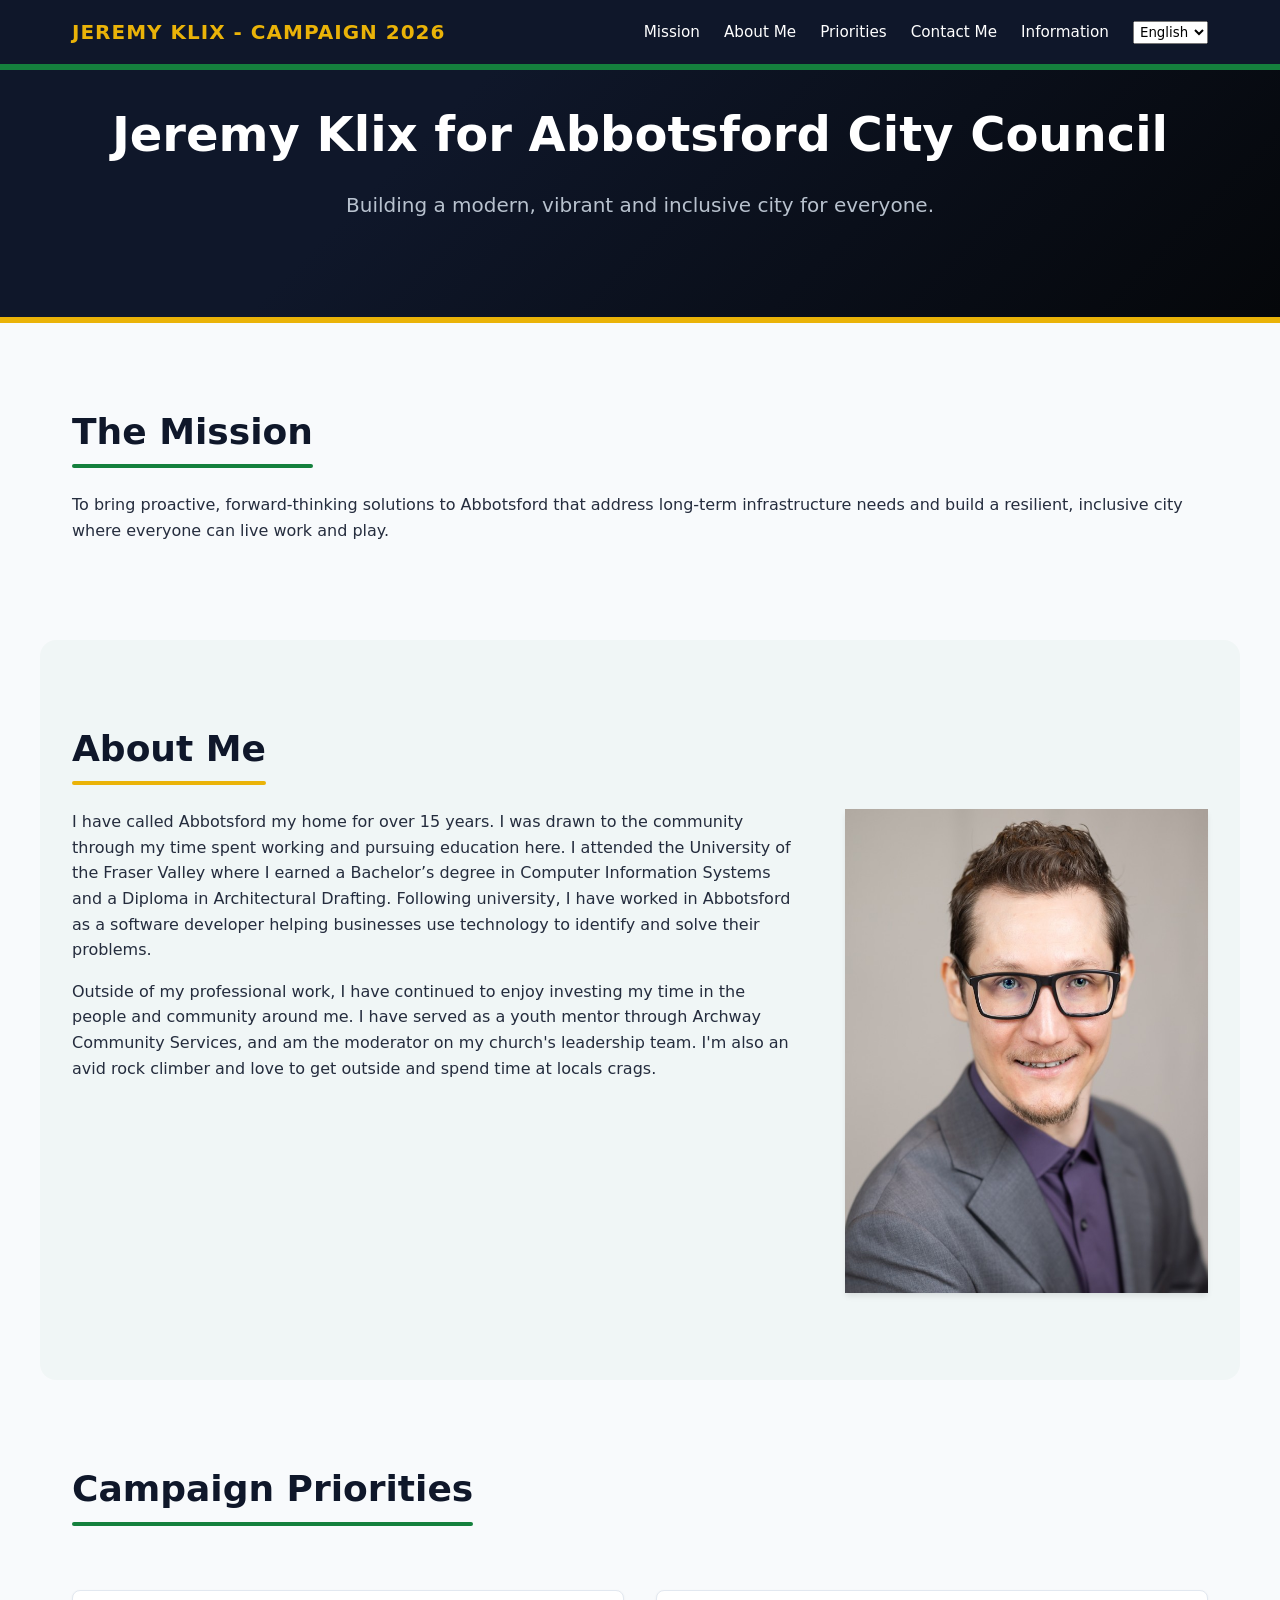
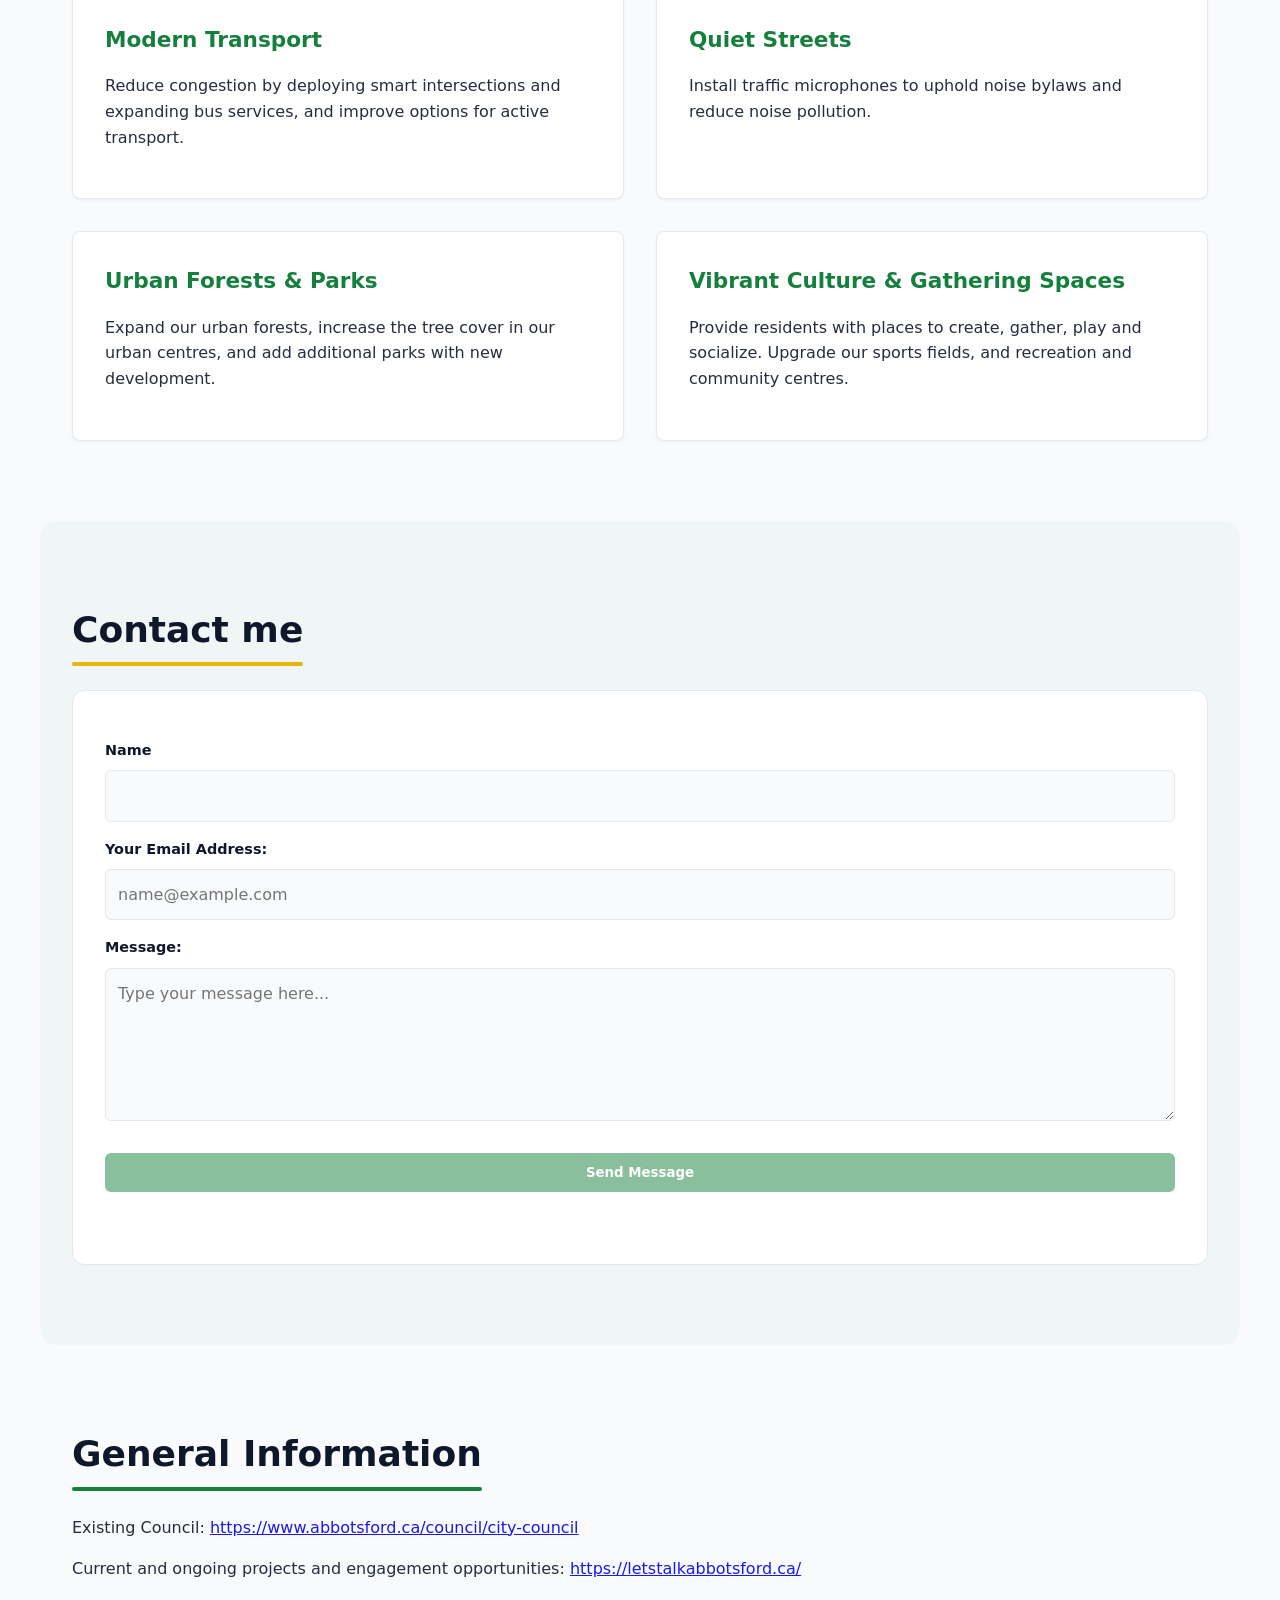
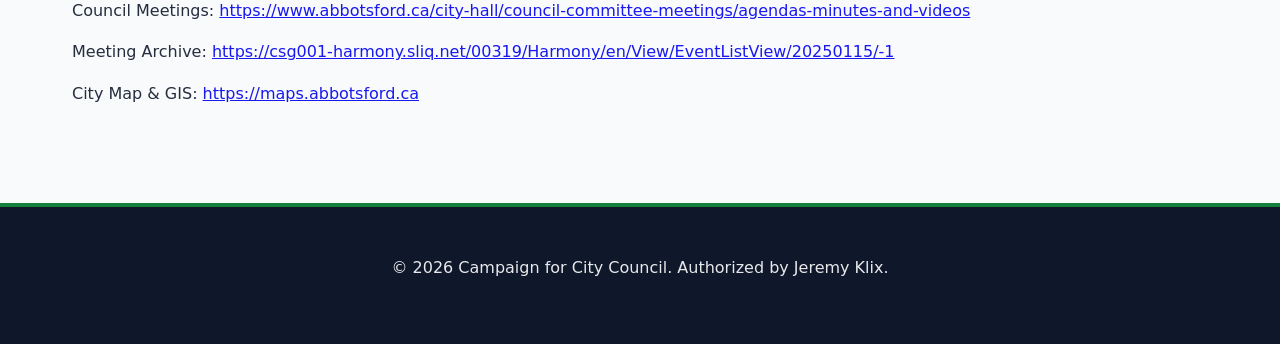
<file: index.html>
<!DOCTYPE html>
<html lang="en">
<head>
    <meta charset="UTF-8">
    <meta name="viewport" content="width=device-width, initial-scale=1.0">
    <title>Jeremy Klix for Abbotsford City Council</title>


    <!-- Language alternates -->
    <link rel="alternate" hreflang="en" href="https://jeremyklix.ca" />
    <link rel="alternate" hreflang="x-default" href="http://jeremyklix.ca" />

    <script>
        // 1. Get the primary language browser setting (e.g., "en-US" becomes "en")
        const userLang = navigator.language || navigator.userLanguage;
        const shortLang = userLang.toLowerCase().split('-')[0];

        // 2. Define your supported languages and their target folders
        const supportedLanguages = {
            'en': '/en/'
        };

        // 3. Redirect to the matching language, or default to English
        const targetDestination = supportedLanguages[shortLang] || supportedLanguages['en'];
        window.location.replace(targetDestination);
    </script>
</head>
<body>
    <!-- Fallback content if JavaScript is disabled or slow -->
    <noscript>
        <ul>
            <li><a href="/en/">English</a></li>
        </ul>
    </noscript>
</body>
</html>
</file>
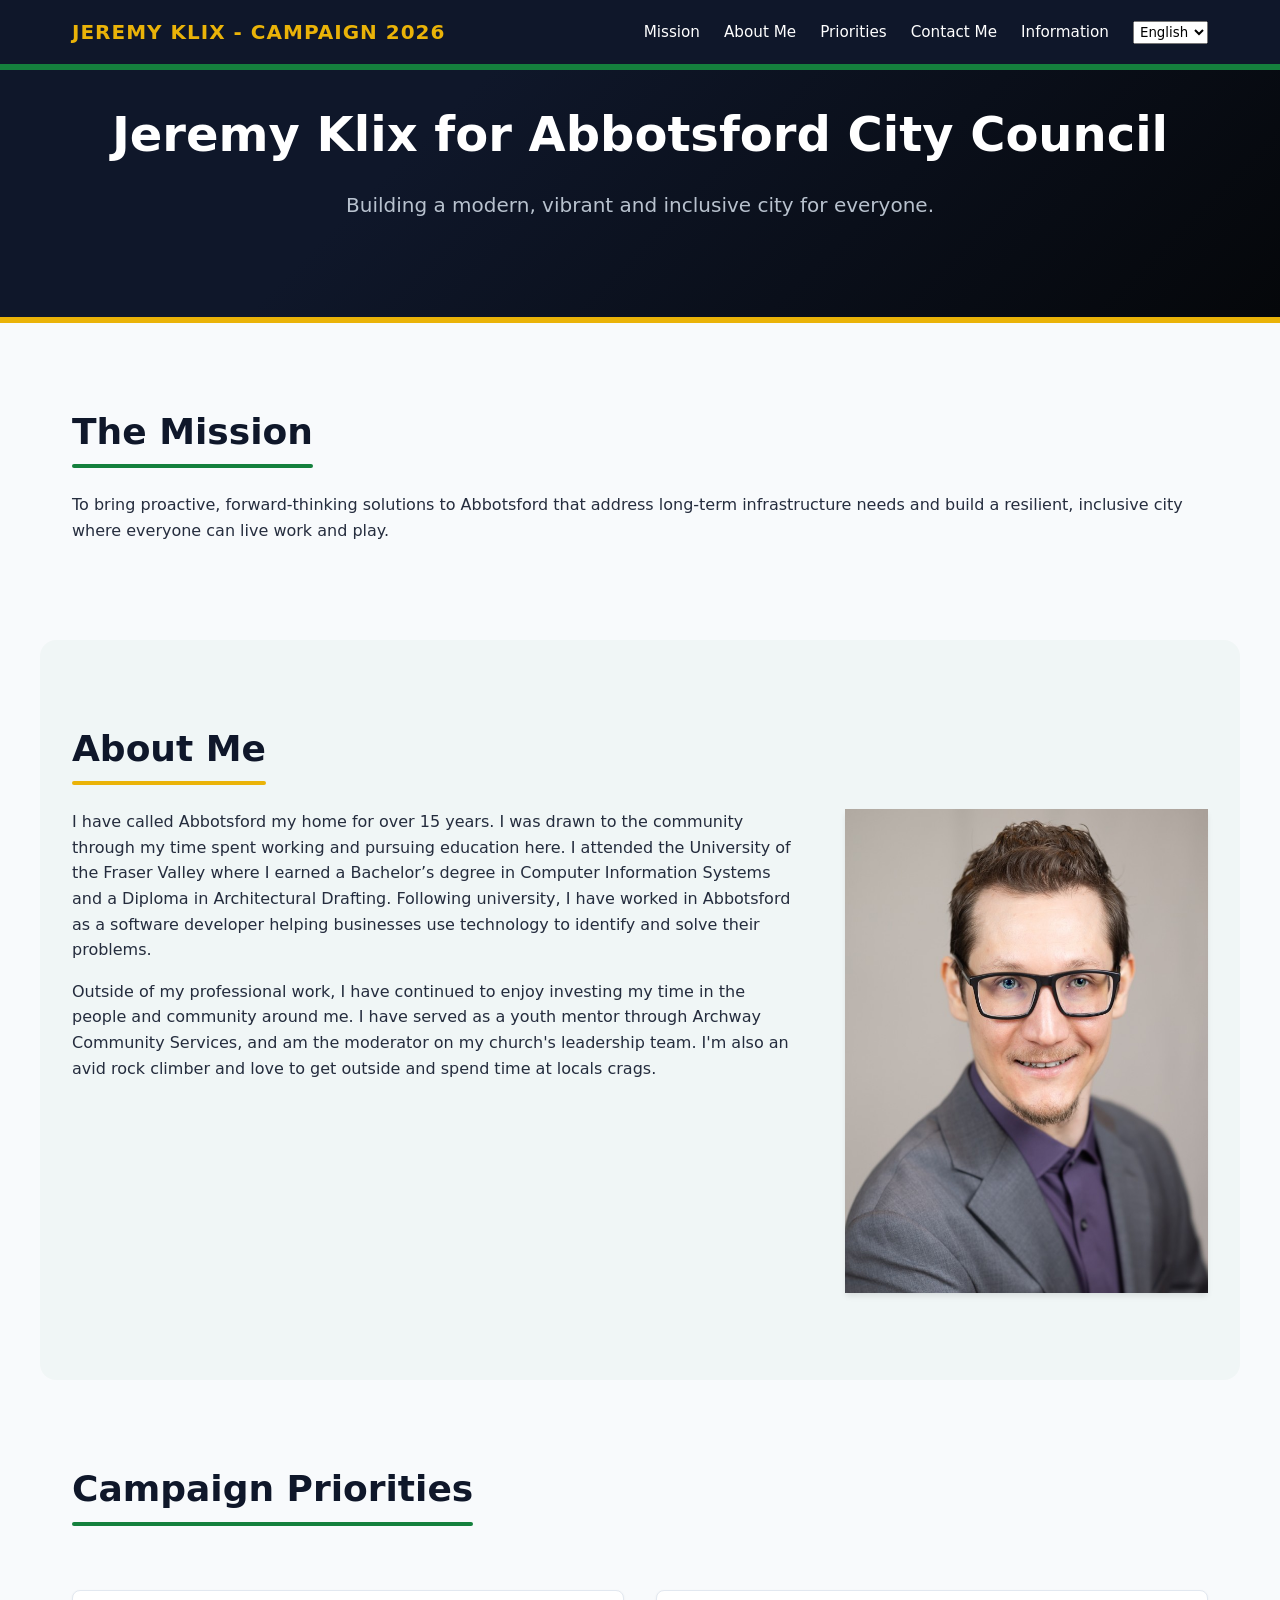
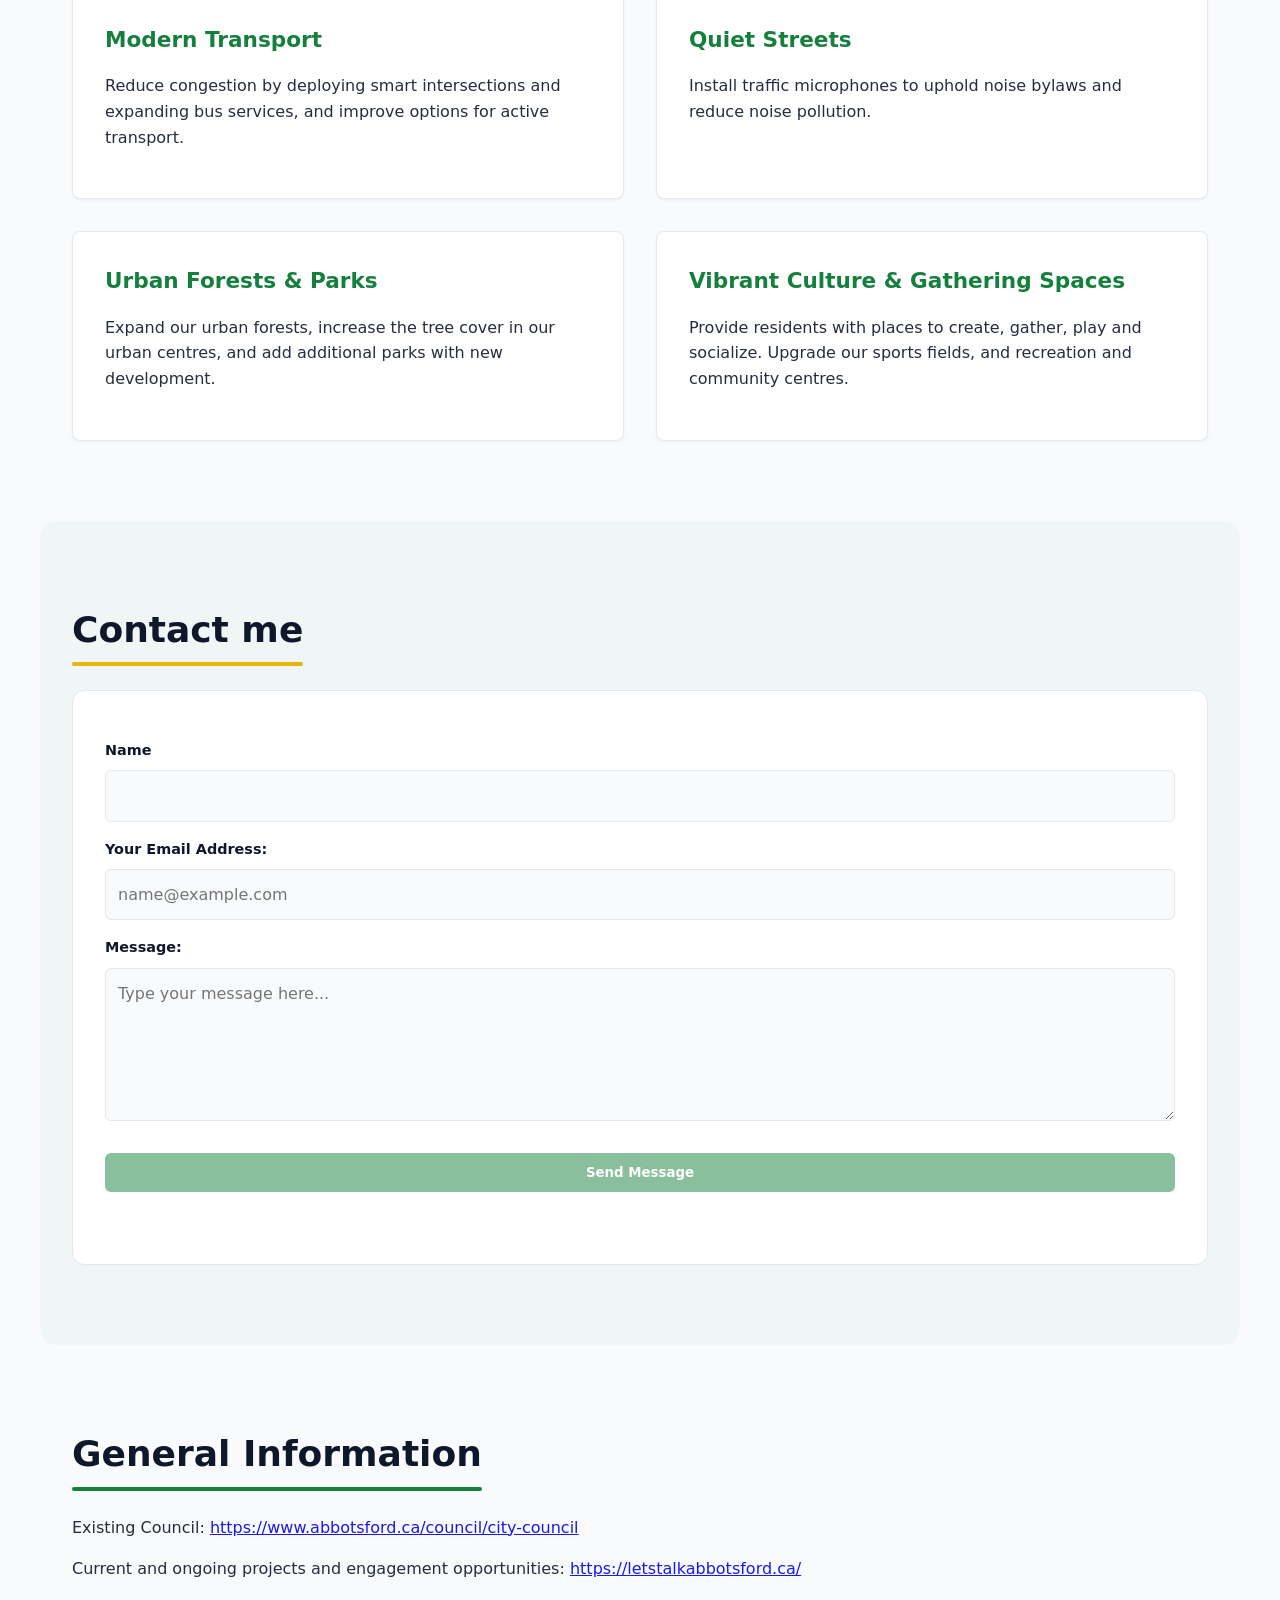
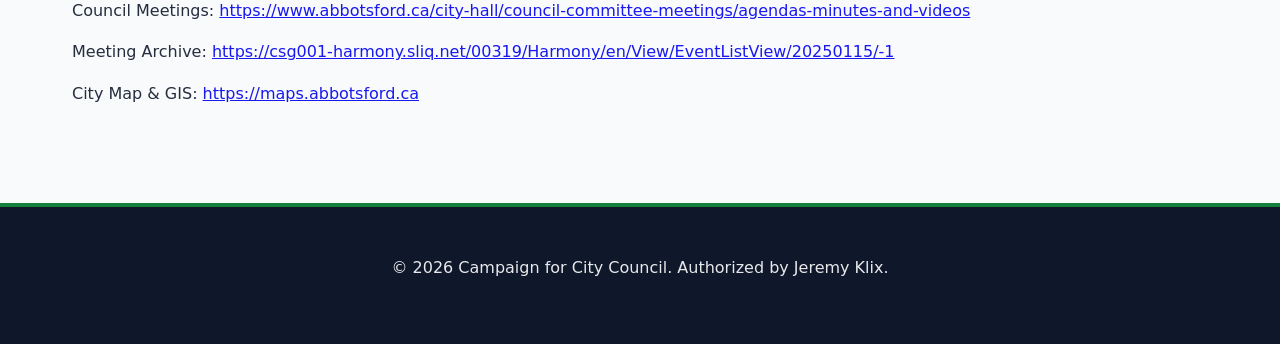
<file: en/index.html>
<!DOCTYPE html>
<html lang="en">
<head>
    <meta charset="UTF-8">
    <meta name="viewport" content="width=device-width, initial-scale=1.0">
    <title>Jeremy Klix for Abbotsford City Council</title>



    <!-- Language alternates -->
    <link rel="alternate" hreflang="x-default" href="https://jeremyklix.ca" />
    <link rel="alternate" hreflang="en" href="https://jeremyklix.ca" />
    <link rel="alternate" hreflang="pa" href="https://jeremyklix.ca" />
    <link rel="canonical" href="https://jeremyklix.ca" />

    <link rel="stylesheet" href="../css/main.css">

    <script src="../scripts/contact_form.js" defer></script>
    <script src="../scripts/language-menu.js" defer></script>
</head>

<body>
    <header>
        <div class="nav">
            <div class="logo">Jeremy Klix - Campaign 2026</div>
            <nav>
                <ul>
                    <li><a href="#mission">Mission</a></li>
                    <li><a href="#about">About Me</a></li>
                    <li><a href="#priorities">Priorities</a></li>
                    <li><a href="#contact_me">Contact Me</a></li>
                    <li><a href="#information">Information</a></li>
                    <li>
                        <lang-selector></lang-selector>
                    </li>
                </ul>
            </nav>
        </div>
    </header>

    <div class="banner">
        <h1>Jeremy Klix for Abbotsford City Council</h1>
        <p>Building a modern, vibrant and inclusive city for everyone.</p>
    </div>

    <section id="mission">
        <h2 style="--accent: var(--accent-green);">The Mission</h2>
        <p>To bring proactive, forward-thinking solutions to Abbotsford that address long-term infrastructure needs and build a resilient, inclusive city where everyone can live work and play.</p>
    </section>

    <section id="about">
        <h2 style="--accent: var(--accent-gold);">About Me</h2>
        <div style="display: flex; gap: 3rem; align-items: flex-start;">
            <div style="flex: 2;">
                <p>I have called Abbotsford my home for over 15 years. I was drawn to the community through my time spent working and pursuing education here. I attended the University of the Fraser Valley where I earned a Bachelor’s degree in Computer Information Systems and a Diploma in Architectural Drafting. Following university, I have worked in Abbotsford as a software developer helping businesses use technology to identify and solve their problems.
                </p>
                <p>Outside of my professional work, I have continued to enjoy investing my time in the people and community around me. I have served as a youth mentor through Archway Community Services, and am the moderator on my church's leadership team. I'm also an avid rock climber and love to get outside and spend time at locals crags.
                </p>
            </div>
            <div style="flex: 1;">
                <img src="../images/portrait.jpg" alt="Candidate Portrait" class="portrait" />
            </div>
        </div>
    </section>

    <section id="priorities">
        <h2 style="--accent: var(--accent-green);">Campaign Priorities</h2>
        <div class="priority-grid">
            <div class="card">
                <h3>Modern Transport</h3>
                <p>Reduce congestion by deploying smart intersections and expanding bus services, and improve options for active transport.</p>
            </div>
            <div class="card">
                <h3>Quiet Streets</h3>
                <p>Install traffic microphones to uphold noise bylaws and reduce noise pollution.</p>
            </div>
            <div class="card">
                <h3>Urban Forests &amp; Parks</h3>
                <p>Expand our urban forests, increase the tree cover in our urban centres, and add additional parks with new development.</p>
            </div>
            <div class="card">
                <h3>Vibrant Culture &amp; Gathering Spaces </h3>
                <p>Provide residents with places to create, gather, play and socialize. Upgrade our sports fields, and recreation and community centres.</p>
            </div>
        </div>
    </section>

    <section id="contact_me">
        <h2 style="--accent: var(--accent-gold);">Contact me</h2>
        <form action="https://formsubmit.co/ajax/a3d3dc4f66d6d4bf3a6d3abb470a56e8" method="POST">
            <input type="text" name="_honey" style="display:none">


            <label for="name">Name</label>
            <input type="text" id="name" name="Name" required>

            <label for="email">Your Email Address:</label>
            <input type="email" id="email" name="email" placeholder="name@example.com" required>

            <label for="message">Message:</label>
            <textarea id="message" name="message" rows="5" placeholder="Type your message here..." required></textarea>

            <button type="submit" disabled="true">Send Message</button>

            <div class="form-status"></div>
        </form>
    </section>

    <section id="information">
        <h2 style="--accent: var(--accent-green);">General Information</h2>
        <p>
            Existing Council:
            <a href="https://www.abbotsford.ca/council/city-council">https://www.abbotsford.ca/council/city-council</a>
        </p>
        <p>
            Current and ongoing projects and engagement opportunities:
            <a href="https://letstalkabbotsford.ca">https://letstalkabbotsford.ca/</a>
        </p>
        <p>
            Council Meetings:
            <a href="https://www.abbotsford.ca/city-hall/council-committee-meetings/agendas-minutes-and-videos">https://www.abbotsford.ca/city-hall/council-committee-meetings/agendas-minutes-and-videos</a>
        </p>
        <p>
            Meeting Archive: <a href="https://csg001-harmony.sliq.net/00319/Harmony/en/View/EventListView/20250115/-1">https://csg001-harmony.sliq.net/00319/Harmony/en/View/EventListView/20250115/-1</a>
        </p>
        <p>
            City Map &amp; GIS:
            <a href="https://maps.abbotsford.ca">https://maps.abbotsford.ca</a>
        </p>
    </section>

    <footer>
        <p data-i18n="footer-text">© 2026 Campaign for City Council. Authorized by Jeremy Klix.</p>
    </footer>
</body>
</html>
</file>
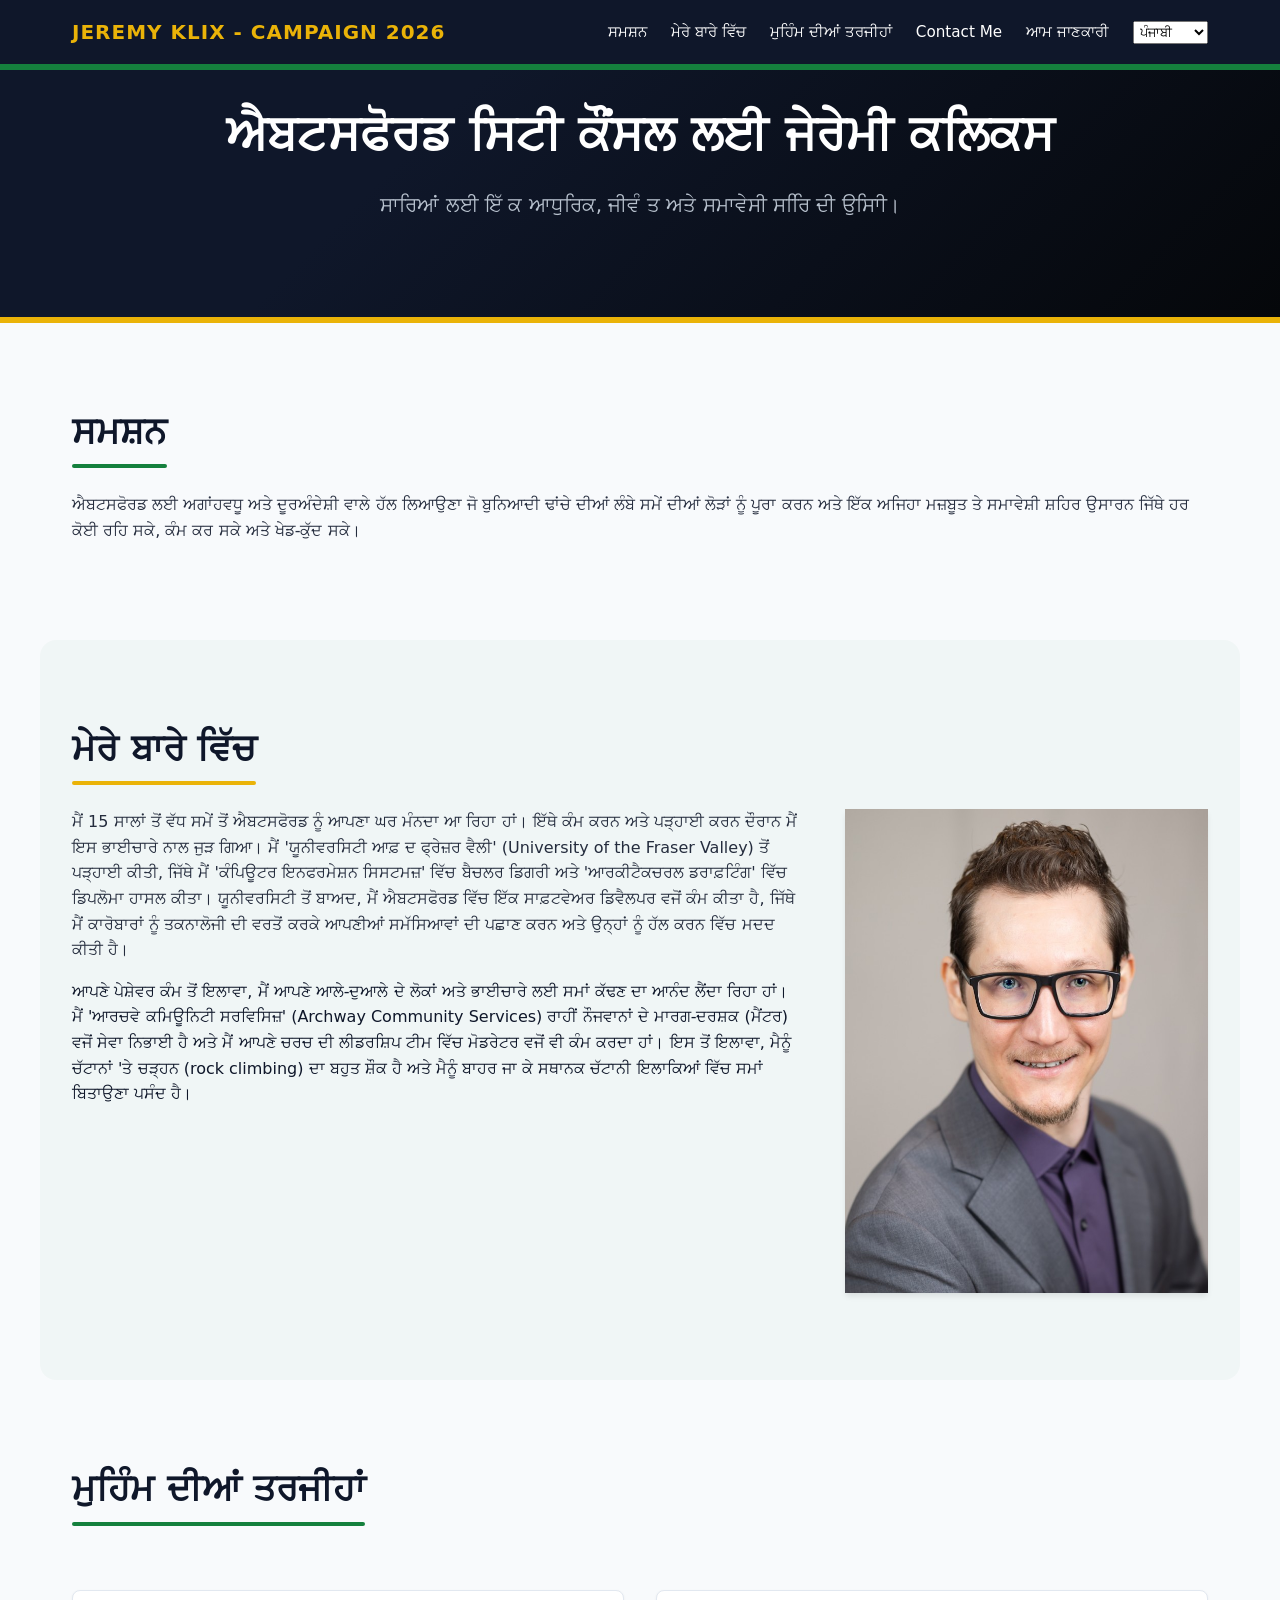
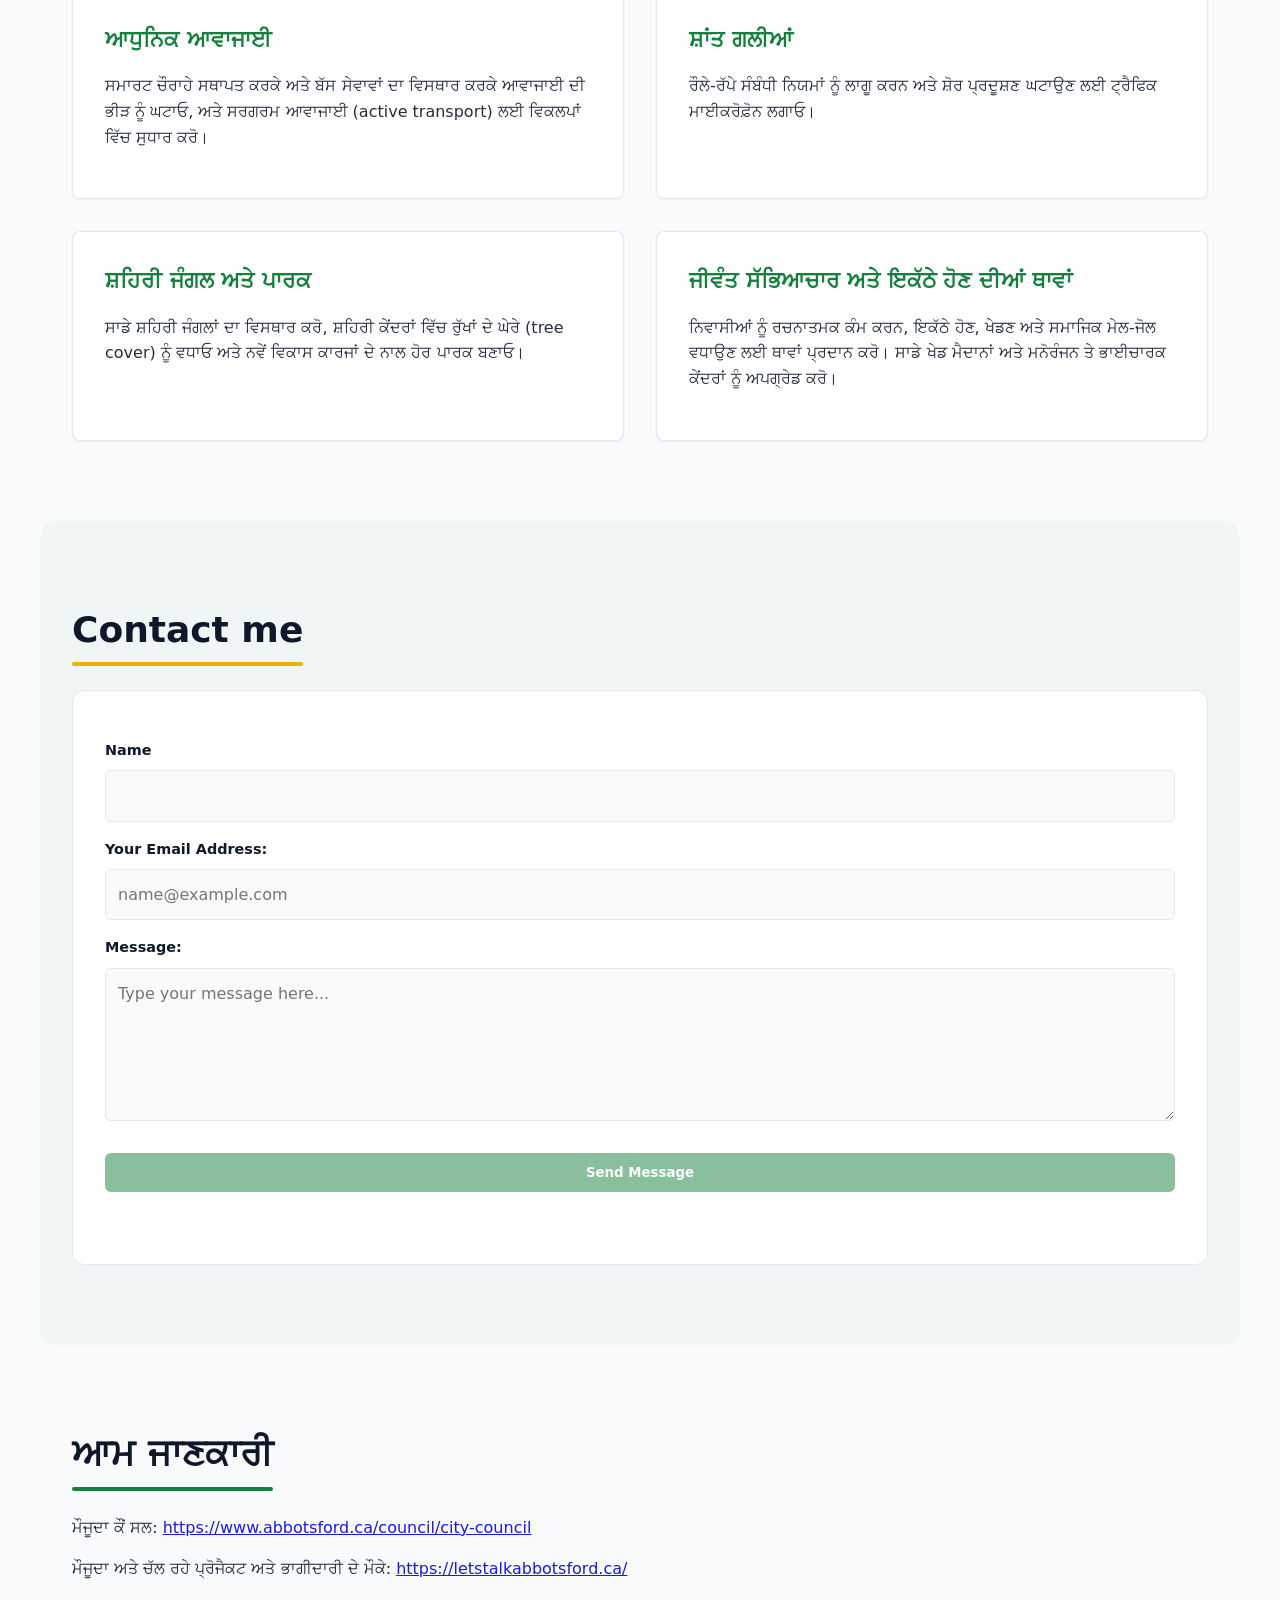
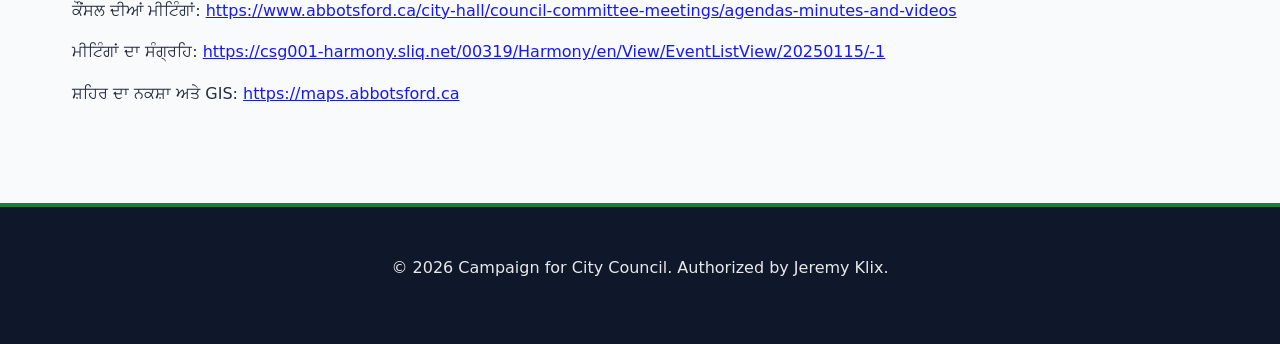
<file: pa/index.html>
<!DOCTYPE html>
<html lang="pa">
<head>
    <meta charset="UTF-8">
    <meta name="viewport" content="width=device-width, initial-scale=1.0">
    <title>ਐਬਟਸਫੋਰਡ ਸਸਟੀ ਕੌਂ ਸਲ ਲਈ ਜੇਰੇਮੀ ਕਸਲਕਸ</title>



    <!-- Language alternates -->
    <link rel="alternate" hreflang="x-default" href="https://jeremyklix.ca" />
    <link rel="alternate" hreflang="en" href="https://jeremyklix.ca" />
    <link rel="alternate" hreflang="pa" href="https://jeremyklix.ca" />
    <link rel="canonical" href="https://jeremyklix.ca" />

    <link rel="stylesheet" href="../css/main.css">

    <script src="../scripts/contact_form.js" defer></script>
    <script src="../scripts/language-menu.js" defer></script>
</head>

<body>
    <header>
        <div class="nav">
            <div class="logo">Jeremy Klix - Campaign 2026</div>
            <nav>
                <ul>
                    <li><a href="#mission">ਸਮਸ਼ਨ</a></li>
                    <li><a href="#about">ਮੇਰੇ ਬਾਰੇ ਵਿੱਚ</a></li>
                    <li><a href="#priorities">ਮੁਹਿੰਮ ਦੀਆਂ ਤਰਜੀਹਾਂ</a></li>
                    <li><a href="#contact_me">Contact Me</a></li>
                    <li><a href="#information">ਆਮ ਜਾਣਕਾਰੀ</a></li>
                    <li>
                        <lang-selector></lang-selector>
                    </li>
                </ul>
            </nav>
        </div>
    </header>

    <div class="banner">
        <h1>ਐਬਟਸਫੋਰਡ ਸਿਟੀ ਕੌਂਸਲ ਲਈ ਜੇਰੇਮੀ ਕਲਿਕਸ</h1>
        <p>ਸਾਰਿਆਂ ਲਈ ਇੱ ਕ ਆਧੁਰਿਕ, ਜੀਵੰ ਤ ਅਤੇ ਸਮਾਵੇਸੀ ਸਰਿਿ ਦੀ ਉਸਾਿੀ।</p>
    </div>

    <section id="mission">
        <h2 style="--accent: var(--accent-green);">ਸਮਸ਼ਨ</h2>
        <p>ਐਬਟਸਫੋਰਡ ਲਈ ਅਗਾਂਹਵਧੂ ਅਤੇ ਦੂਰਅੰਦੇਸ਼ੀ ਵਾਲੇ ਹੱਲ ਲਿਆਉਣਾ ਜੋ ਬੁਨਿਆਦੀ ਢਾਂਚੇ ਦੀਆਂ ਲੰਬੇ ਸਮੇਂ ਦੀਆਂ ਲੋੜਾਂ ਨੂੰ ਪੂਰਾ ਕਰਨ ਅਤੇ ਇੱਕ ਅਜਿਹਾ ਮਜ਼ਬੂਤ ਤੇ ਸਮਾਵੇਸ਼ੀ ਸ਼ਹਿਰ ਉਸਾਰਨ ਜਿੱਥੇ ਹਰ ਕੋਈ ਰਹਿ ਸਕੇ, ਕੰਮ ਕਰ ਸਕੇ ਅਤੇ ਖੇਡ-ਕੁੱਦ ਸਕੇ।</p>
    </section>

    <section id="about">
        <h2 style="--accent: var(--accent-gold);">ਮੇਰੇ ਬਾਰੇ ਵਿੱਚ</h2>
        <div style="display: flex; gap: 3rem; align-items: flex-start;">
            <div style="flex: 2;">
                <p>ਮੈਂ 15 ਸਾਲਾਂ ਤੋਂ ਵੱਧ ਸਮੇਂ ਤੋਂ ਐਬਟਸਫੋਰਡ ਨੂੰ ਆਪਣਾ ਘਰ ਮੰਨਦਾ ਆ ਰਿਹਾ ਹਾਂ। ਇੱਥੇ ਕੰਮ ਕਰਨ ਅਤੇ ਪੜ੍ਹਾਈ ਕਰਨ ਦੌਰਾਨ ਮੈਂ ਇਸ ਭਾਈਚਾਰੇ ਨਾਲ ਜੁੜ ਗਿਆ। ਮੈਂ 'ਯੂਨੀਵਰਸਿਟੀ ਆਫ਼ ਦ ਫ੍ਰੇਜ਼ਰ ਵੈਲੀ' (University of the Fraser Valley) ਤੋਂ ਪੜ੍ਹਾਈ ਕੀਤੀ, ਜਿੱਥੇ ਮੈਂ 'ਕੰਪਿਊਟਰ ਇਨਫਰਮੇਸ਼ਨ ਸਿਸਟਮਜ਼' ਵਿੱਚ ਬੈਚਲਰ ਡਿਗਰੀ ਅਤੇ 'ਆਰਕੀਟੈਕਚਰਲ ਡਰਾਫ਼ਟਿੰਗ' ਵਿੱਚ ਡਿਪਲੋਮਾ ਹਾਸਲ ਕੀਤਾ। ਯੂਨੀਵਰਸਿਟੀ ਤੋਂ ਬਾਅਦ, ਮੈਂ ਐਬਟਸਫੋਰਡ ਵਿੱਚ ਇੱਕ ਸਾਫ਼ਟਵੇਅਰ ਡਿਵੈਲਪਰ ਵਜੋਂ ਕੰਮ ਕੀਤਾ ਹੈ, ਜਿੱਥੇ ਮੈਂ ਕਾਰੋਬਾਰਾਂ ਨੂੰ ਤਕਨਾਲੋਜੀ ਦੀ ਵਰਤੋਂ ਕਰਕੇ ਆਪਣੀਆਂ ਸਮੱਸਿਆਵਾਂ ਦੀ ਪਛਾਣ ਕਰਨ ਅਤੇ ਉਨ੍ਹਾਂ ਨੂੰ ਹੱਲ ਕਰਨ ਵਿੱਚ ਮਦਦ ਕੀਤੀ ਹੈ।
                </p>ਆਪਣੇ ਪੇਸ਼ੇਵਰ ਕੰਮ ਤੋਂ ਇਲਾਵਾ, ਮੈਂ ਆਪਣੇ ਆਲੇ-ਦੁਆਲੇ ਦੇ ਲੋਕਾਂ ਅਤੇ ਭਾਈਚਾਰੇ ਲਈ ਸਮਾਂ ਕੱਢਣ ਦਾ ਆਨੰਦ ਲੈਂਦਾ ਰਿਹਾ ਹਾਂ। ਮੈਂ 'ਆਰਚਵੇ ਕਮਿਊਨਿਟੀ ਸਰਵਿਸਿਜ਼' (Archway Community Services) ਰਾਹੀਂ ਨੌਜਵਾਨਾਂ ਦੇ ਮਾਰਗ-ਦਰਸ਼ਕ (ਮੈਂਟਰ) ਵਜੋਂ ਸੇਵਾ ਨਿਭਾਈ ਹੈ ਅਤੇ ਮੈਂ ਆਪਣੇ ਚਰਚ ਦੀ ਲੀਡਰਸ਼ਿਪ ਟੀਮ ਵਿੱਚ ਮੋਡਰੇਟਰ ਵਜੋਂ ਵੀ ਕੰਮ ਕਰਦਾ ਹਾਂ। ਇਸ ਤੋਂ ਇਲਾਵਾ, ਮੈਨੂੰ ਚੱਟਾਨਾਂ 'ਤੇ ਚੜ੍ਹਨ (rock climbing) ਦਾ ਬਹੁਤ ਸ਼ੌਕ ਹੈ ਅਤੇ ਮੈਨੂੰ ਬਾਹਰ ਜਾ ਕੇ ਸਥਾਨਕ ਚੱਟਾਨੀ ਇਲਾਕਿਆਂ ਵਿੱਚ ਸਮਾਂ ਬਿਤਾਉਣਾ ਪਸੰਦ ਹੈ।
                <p>
                </p>
            </div>
            <div style="flex: 1;">
                <img src="../images/portrait.jpg" alt="Candidate Portrait" class="portrait" />
            </div>
        </div>
    </section>

    <section id="priorities">
        <h2 style="--accent: var(--accent-green);">ਮੁਹਿੰਮ ਦੀਆਂ ਤਰਜੀਹਾਂ</h2>
        <div class="priority-grid">
            <div class="card">
                <h3>ਆਧੁਨਿਕ ਆਵਾਜਾਈ</h3>
                <p>ਸਮਾਰਟ ਚੌਰਾਹੇ ਸਥਾਪਤ ਕਰਕੇ ਅਤੇ ਬੱਸ ਸੇਵਾਵਾਂ ਦਾ ਵਿਸਥਾਰ ਕਰਕੇ ਆਵਾਜਾਈ ਦੀ ਭੀੜ ਨੂੰ ਘਟਾਓ, ਅਤੇ ਸਰਗਰਮ ਆਵਾਜਾਈ (active transport) ਲਈ ਵਿਕਲਪਾਂ ਵਿੱਚ ਸੁਧਾਰ ਕਰੋ।</p>
            </div>
            <div class="card">
                <h3>ਸ਼ਾਂਤ ਗਲੀਆਂ </h3>
                <p>ਰੌਲੇ-ਰੱਪੇ ਸੰਬੰਧੀ ਨਿਯਮਾਂ ਨੂੰ ਲਾਗੂ ਕਰਨ ਅਤੇ ਸ਼ੋਰ ਪ੍ਰਦੂਸ਼ਣ ਘਟਾਉਣ ਲਈ ਟ੍ਰੈਫਿਕ ਮਾਈਕਰੋਫ਼ੋਨ ਲਗਾਓ।</p>

            </div>
            <div class="card">
                <h3>ਸ਼ਹਿਰੀ ਜੰਗਲ ਅਤੇ ਪਾਰਕ</h3>
                <p>ਸਾਡੇ ਸ਼ਹਿਰੀ ਜੰਗਲਾਂ ਦਾ ਵਿਸਥਾਰ ਕਰੋ, ਸ਼ਹਿਰੀ ਕੇਂਦਰਾਂ ਵਿੱਚ ਰੁੱਖਾਂ ਦੇ ਘੇਰੇ (tree cover) ਨੂੰ ਵਧਾਓ ਅਤੇ ਨਵੇਂ ਵਿਕਾਸ ਕਾਰਜਾਂ ਦੇ ਨਾਲ ਹੋਰ ਪਾਰਕ ਬਣਾਓ।</p>
            </div>
            <div class="card">
                <h3>ਜੀਵੰਤ ਸੱਭਿਆਚਾਰ ਅਤੇ ਇਕੱਠੇ ਹੋਣ ਦੀਆਂ ਥਾਵਾਂ </h3>
                <p>ਨਿਵਾਸੀਆਂ ਨੂੰ ਰਚਨਾਤਮਕ ਕੰਮ ਕਰਨ, ਇਕੱਠੇ ਹੋਣ, ਖੇਡਣ ਅਤੇ ਸਮਾਜਿਕ ਮੇਲ-ਜੋਲ ਵਧਾਉਣ ਲਈ ਥਾਵਾਂ ਪ੍ਰਦਾਨ ਕਰੋ। ਸਾਡੇ ਖੇਡ ਮੈਦਾਨਾਂ ਅਤੇ ਮਨੋਰੰਜਨ ਤੇ ਭਾਈਚਾਰਕ ਕੇਂਦਰਾਂ ਨੂੰ ਅਪਗ੍ਰੇਡ ਕਰੋ।</p>
            </div>
        </div>
    </section>

    <section id="contact_me">
        <h2 style="--accent: var(--accent-gold);">Contact me</h2>
        <form action="https://formsubmit.co/ajax/a3d3dc4f66d6d4bf3a6d3abb470a56e8" method="POST">
            <input type="text" name="_honey" style="display:none">


            <label for="name">Name</label>
            <input type="text" id="name" name="Name" required>

            <label for="email">Your Email Address:</label>
            <input type="email" id="email" name="email" placeholder="name@example.com" required>

            <label for="message">Message:</label>
            <textarea id="message" name="message" rows="5" placeholder="Type your message here..." required></textarea>

            <button type="submit" disabled="true">Send Message</button>

            <div class="form-status"></div>
        </form>
    </section>

    <section id="information">
        <h2 style="--accent: var(--accent-green);">ਆਮ ਜਾਣਕਾਰੀ</h2>
        <p>
            ਮੌਜੂਦਾ ਕੌਂ ਸਲ:
            <a href="https://www.abbotsford.ca/council/city-council">https://www.abbotsford.ca/council/city-council</a>
        </p>
        <p>
            ਮੌਜੂਦਾ ਅਤੇ ਚੱਲ ਰਹੇ ਪ੍ਰੋਜੈਕਟ ਅਤੇ ਭਾਗੀਦਾਰੀ ਦੇ ਮੌਕੇ:
            <a href="https://letstalkabbotsford.ca">https://letstalkabbotsford.ca/</a>
        </p>
        <p>
            ਕੌਂਸਲ ਦੀਆਂ ਮੀਟਿੰਗਾਂ:
            <a href="https://www.abbotsford.ca/city-hall/council-committee-meetings/agendas-minutes-and-videos">https://www.abbotsford.ca/city-hall/council-committee-meetings/agendas-minutes-and-videos</a>
         <p>
            ਮੀਟਿੰਗਾਂ ਦਾ ਸੰਗ੍ਰਹਿ: <a href="https://csg001-harmony.sliq.net/00319/Harmony/en/View/EventListView/20250115/-1">https://csg001-harmony.sliq.net/00319/Harmony/en/View/EventListView/20250115/-1</a>
        </p>
        <p>
            ਸ਼ਹਿਰ ਦਾ ਨਕਸ਼ਾ ਅਤੇ GIS:
            <a href="https://maps.abbotsford.ca">https://maps.abbotsford.ca</a>
        </p>
    </section>

    <footer>
        <p data-i18n="footer-text">© 2026 Campaign for City Council. Authorized by Jeremy Klix.</p>
    </footer>
</body>
</html>
</file>
<file: css/main.css>
/* Color Palette & Variables */
   :root {
       --bg-color: #f8fafc;
       --text-color: #0f172a;
       --card-bg: #ffffff;
       --border-color: #e2e8f0;

       --primary-blue: #0f172a;
       --accent-green: #15803d;
       --accent-gold: #eab308;
       --hover-blue: #1e293b;

       --body-link-unvisited: #0000ee;
       --body-link-visited: #551a8b;
       --body-link-hover: #1d4ed8;
       --body-link-focus: #0f172a;
       --body-link-active: #ff0000;
   }

   @media (prefers-color-scheme: dark) {
       :root {
           --bg-color: #0b0f19;
           --text-color: #f1f5f9;
           --card-bg: #111827;
           --border-color: #1f2937;

           --primary-blue: #1e293b;
           --hover-blue: #334155;

           --body-link-unvisited: #38bdf8;
           --body-link-visited: #a78bfa;
           --body-link-hover: #7dd3fc;
           --body-link-focus: #eab308;
           --body-link-active: #fca5a5;
       }
   }

   /* Base Style */
   * {
       box-sizing: border-box;
       margin: 0;
       padding: 0;
       font-family: system-ui, -apple-system, BlinkMacSystemFont, 'Segoe UI', Roboto, Oxygen, Ubuntu, Cantarell, sans-serif;
   }

   header {
       position: fixed;
       width: 100%;
       background-color: var(--primary-blue);
       z-index: 1000;
       border-bottom: 6px solid var(--accent-green);
   }

   body {
       background-color: var(--bg-color);
       color: var(--text-color);
       line-height: 1.6;
       transition: background-color 0.3s, color 0.3s;
   }

   .logo {
       font-weight: 800;
       font-size: 1.25rem;
       color: var(--accent-gold);
       text-transform: uppercase;
       letter-spacing: 1px;
   }

   .nav {
       max-width: 1200px;
       margin: 0 auto;
       display: flex;
       justify-content: space-between;
       align-items: center;
       padding: 1rem 2rem;
   }

   nav ul {
       display: flex;
       list-style: none;
       gap: 1.5rem;
       align-items: center;
   }

   nav a {
       color: white;
       text-decoration: none;
       font-weight: 500;
       font-size: 0.95rem;
       transition: color 0.2s;
   }

   nav a:hover {
       color: var(--accent-gold);
   }

   .lang-select {
       display: none;
       background: rgba(255,255,255,0.1);
       color: white;
       border: 1px solid rgba(255,255,255,0.2);
       padding: 0.4rem 0.8rem;
       border-radius: 4px;
       cursor: pointer;
       font-size: 0.85rem;
   }

   .lang-select option {
       background: var(--primary-blue);
       color: white;
   }

   section {
       max-width: 1200px;
       margin: 0 auto;
       padding: 5rem 2rem;
       scroll-margin-top: 80px;
   }

   section:nth-child(even) {
       background-color: rgba(21, 128, 61, 0.03);
       border-radius: 16px;
   }

   h2 {
       font-size: 2.25rem;
       margin-bottom: 1.5rem;
       position: relative;
       padding-bottom: 0.5rem;
       display: inline-block;
   }

   h2::after {
       content: '';
       position: absolute;
       bottom: 0;
       left: 0;
       width: 100%;
       height: 4px;
       background-color: var(--accent, var(--accent-gold));
       border-radius: 2px;
   }

   p {
       margin-bottom: 1rem;
       color: inherit;
       opacity: 0.9;
   }

   .img {
       background-color: var(--placeholder-bg);
       color: var(--placeholder-text);
       border: 2px dashed var(--border-color);
       border-radius: 8px;
       display: flex;
       flex-direction: column;
       align-items: center;
       justify-content: center;
       text-align: center;
       font-weight: 500;
       font-size: 0.9rem;
       padding: 1rem;
   }

   .portrait {
       aspect-ratio: 3 / 4;
       width: 100%;
       box-shadow: 0 4px 6px -1px rgba(0,0,0,0.1);
   }

   .landscape {
       aspect-ratio: 16 / 9;
       width: 100%;
       margin-bottom: 1.5rem;
   }

   .banner {
       background: linear-gradient(135deg, var(--primary-blue) 35%, #05070a 100%);
       color: white;
       padding: 6rem 2rem;
       text-align: center;
       border-bottom: 6px solid var(--accent-gold);
   }

   .banner h1 {
       font-size: 3rem;
       margin-bottom: 1rem;
   }

   .banner p {
       margin: 0 auto;
       font-size: 1.25rem;
       color: #cbd5e1;
   }

   /* Grid Framework */
   .priority-grid {
       display: grid;
       grid-template-columns: repeat(auto-fit, minmax(400px, 1fr));
       gap: 2rem;
       margin-top: 2.5rem;
   }

   .card {
       background-color: var(--card-bg);
       border: 1px solid var(--border-color);
       padding: 2rem;
       border-radius: 8px;
       box-shadow: 0 1px 3px rgba(0,0,0,0.05);
       transition: transform 0.2s, box-shadow 0.2s;
   }

   .card h3 {
       margin-bottom: 1rem;
       color: var(--accent-green);
       font-size: 1.35rem;
   }

   form {
    margin: 0 auto;
    background: var(--card-bg);
    border: 1px solid var(--border-color);
    padding: 2rem;
    border-radius: 12px;
   }

   label {
    display: block;
    font-weight: 600;
    margin: 1rem 0 0.5rem;
    font-size: 0.9rem;
   }

   input:not([type="hidden"]),
   textarea {
    width: 100%;
    padding: 0.75rem;
    border: 1px solid var(--border-color);
    background: var(--bg-color);
    color: var(--text-color);
    border-radius: 6px;
    font: inherit;
   }

   input:focus, textarea:focus {
    outline: none;
    border-color: var(--accent-gold);
   }

   button {
    width: 100%;
    padding: 0.75rem;
    margin-top: 1.5rem;
    background: var(--accent-green);
    color: white;
    border: none;
    border-radius: 6px;
    font-weight: 600;
    cursor: pointer;
   }

   button:disabled {
    opacity: 0.5;
    cursor: not-allowed;
   }

   .form-status {
       margin-top: 1rem;
       padding: 0.75rem;
       border-radius: 6px;
       font-size: 0.9rem;
       font-weight: 500;
       text-align: center;
   }
   /* The fade-out animation */
   @keyframes fadeOut {
       0% { opacity: 1; visibility: visible; }
       99% { opacity: 0; visibility: visible; }
       100% { opacity: 0; visibility: hidden; } /* Completely removes from layout flow */
   }
   .form-status.success {
       background: rgba(21, 128, 61, 0.15); /* Semi-transparent accent-green */
       color: #22c55e;
       border: 1px solid rgba(21, 128, 61, 0.3);
       animation: fadeOut 0.5s ease-out 5s forwards;
   }
   .form-status.error {
       background: rgba(239, 68, 68, 0.15); /* Semi-transparent red */
       color: #ef4444;
       border: 1px solid rgba(239, 68, 68, 0.3);
       animation: fadeOut 0.5s ease-out 5s forwards;
   }


   /* Lists for constituents section */
   .resource-list {
       list-style: none;
   }

   .resource-list li {
       padding: 0.75rem 0;
       border-bottom: 1px solid var(--border-color);
       display: flex;
       justify-content: space-between;
       align-items: center;
   }

   footer {
       background-color: var(--primary-blue);
       color: #ffffff;
       text-align: center;
       padding: 3rem 2rem;
       border-top: 4px solid var(--accent-green);
   }

   /* Mobile Optimization */
   @media (max-width: 768px) {
       nav ul {
           display: none;
       }
       .banner h1 {
           font-size: 2.25rem;
       }
       .about-layout {
           flex-direction: column-reverse;
           gap: 2rem;
       }
       .about-image-wrapper {
           width: 100%;
           max-width: 320px;
           margin: 0 auto;
       }
   }

    a:not(nav a):link {
        color: var(--body-link-unvisited) !important;
        text-decoration: underline;
    }
    a:not(nav a):visited {
        color: var(--body-link-visited) !important;
    }
    a:not(nav a):hover {
        color: var(--body-link-hover) !important;
        text-decoration: underline;
    }
    a:not(nav a):focus-visible {
        color: var(--body-link-focus) !important;
        outline: 2px dashed var(--link-focus);
        outline-offset: 4px;
    }
    a:not(nav a):active {
        color: var(--body-link-active) !important;
    }
</file>
